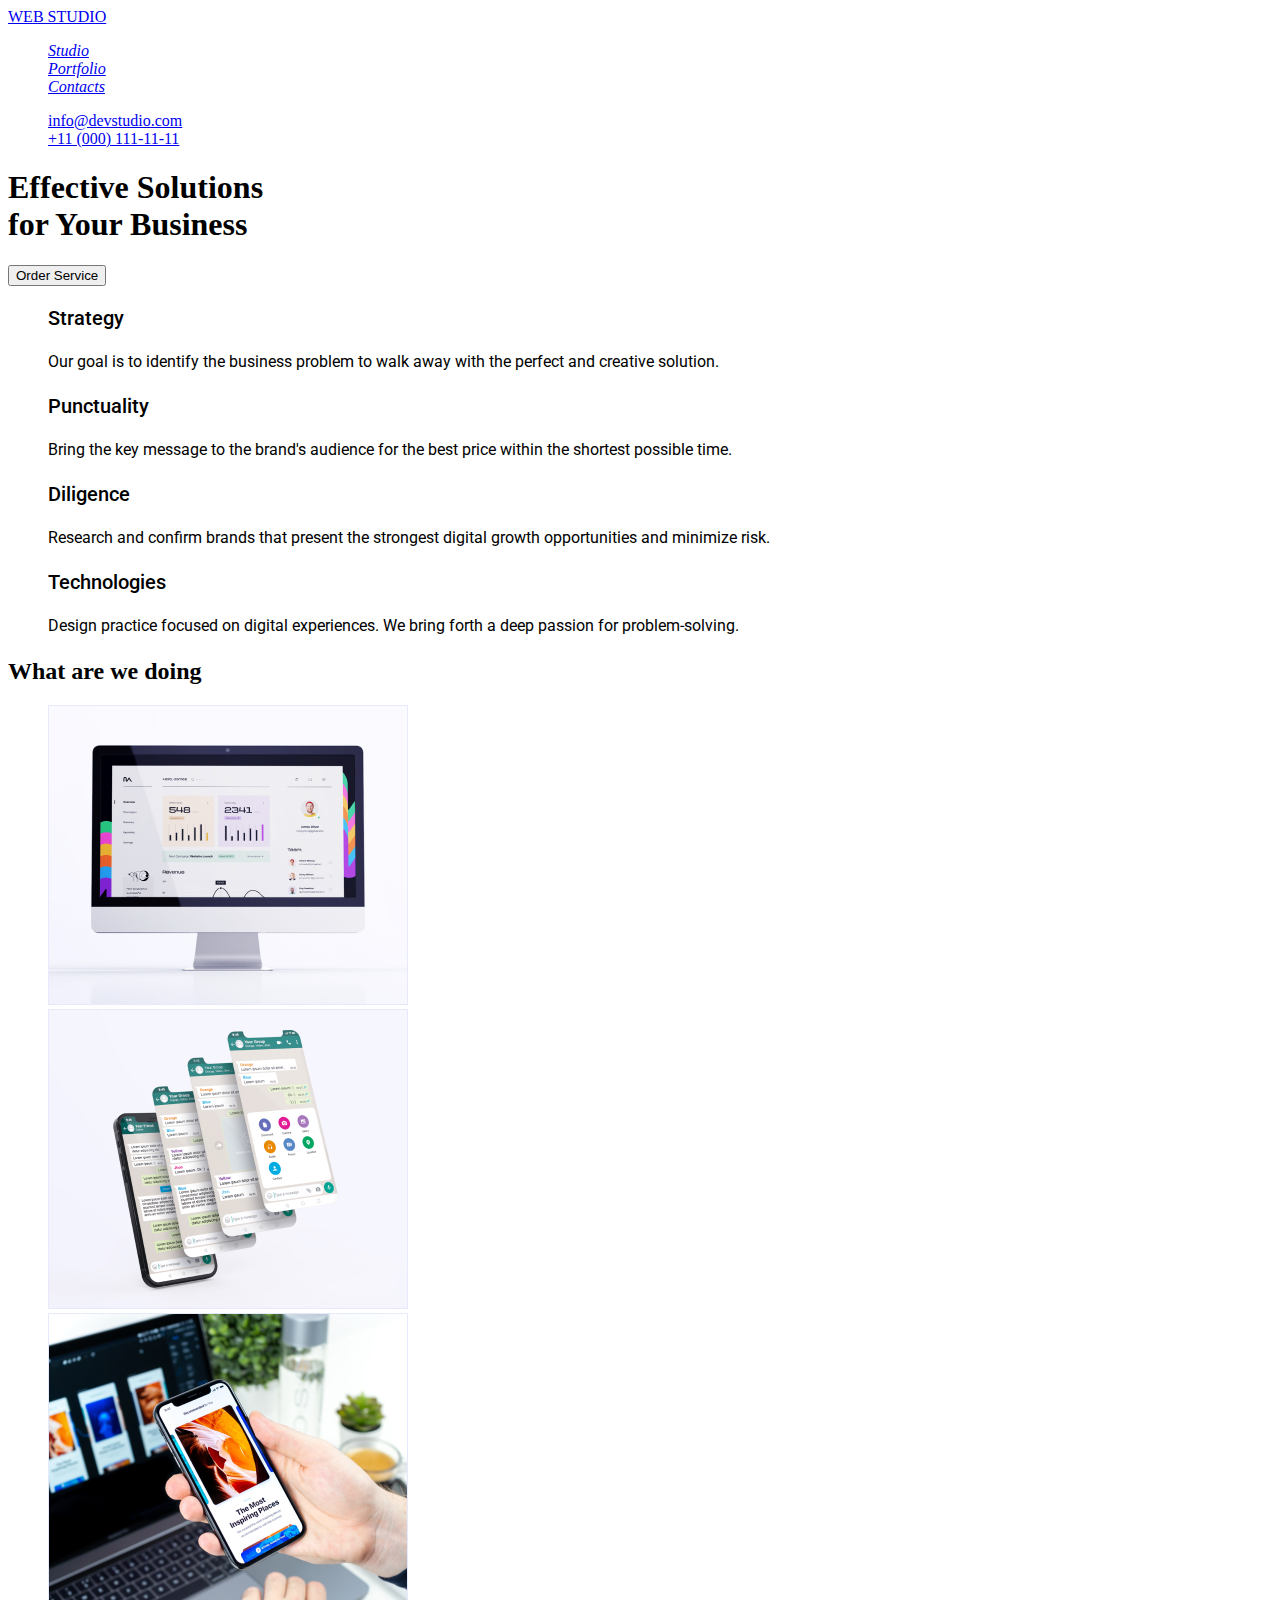
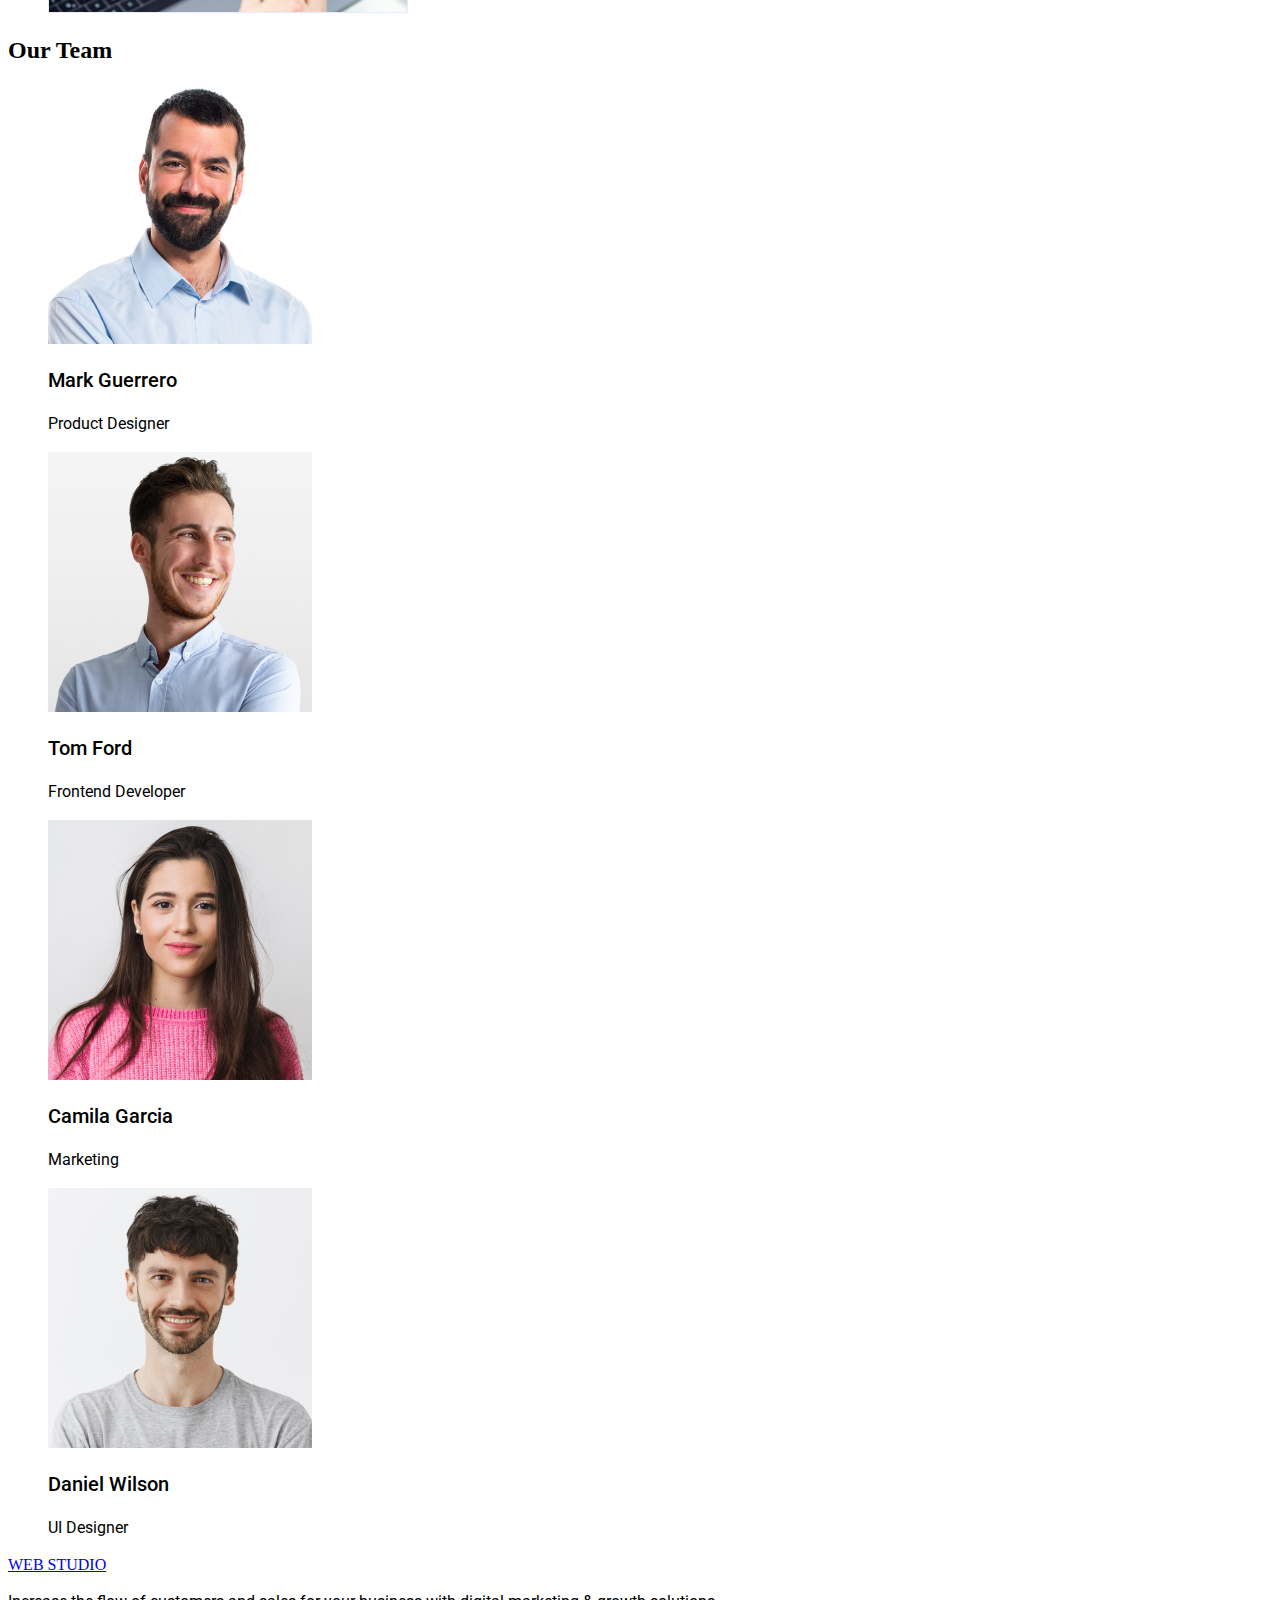
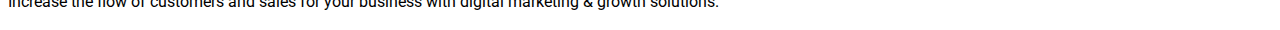
<file: index.html>
<!DOCTYPE html>
<html lang="en">
  <head>
    <meta charset="UTF-8" />
    <meta http-equiv="X-UA-Compatible" content="IE=edge" />
    <meta name="viewport" content="width=device-width, initial-scale=1.0" />
    <title>Web studio layout</title>
    <link rel="preconnect" href="https://fonts.googleapis.com">
    <link rel="preconnect" href="https://fonts.gstatic.com" crossorigin>
    <link href="https://fonts.googleapis.com/css2?family=Raleway:wght@800&family=Roboto:wght@400;700&display=swap" rel="stylesheet">
    <link rel="stylesheet" href="./css/styles.css" />
  </head>
  <body>
    <header>
      <nav>
        <a href="/">WEB STUDIO</a>
        <address>
          <ul>
            <li><a href="/">Studio</a></li>
            <li><a href="/">Portfolio</a></li>
            <li><a href="/">Contacts</a></li>
          </ul>
        </address>
      </nav>
      <ul>
        <li><a href="/">info@devstudio.com</a></li>
        <li><a href="/">+11 (000) 111-11-11</a></li>
      </ul>
    </header>
    <main>
      <section>
        <h1>
          Effective Solutions<br />
          for Your Business
        </h1>
        <button type="button">Order Service</button>
      </section>

      <section>
        <ul>
          <li>
            <h3>Strategy</h3>
            <p>
              Our goal is to identify the business problem to walk away with the
              perfect and creative solution.
            </p>
          </li>
          <li>
            <h3>Punctuality</h3>
            <p>
              Bring the key message to the brand's audience for the best price
              within the shortest possible time.
            </p>
          </li>
          <li>
            <h3>Diligence</h3>
            <p>
              Research and confirm brands that present the strongest digital
              growth opportunities and minimize risk.
            </p>
          </li>
          <li>
            <h3>Technologies</h3>
            <p>
              Design practice focused on digital experiences. We bring forth a
              deep passion for problem-solving.
            </p>
          </li>
        </ul>
      </section>

      <section>
        <h2>What are we doing</h2>
        <ul>
          <li>
            <img
              src="./images/Rectangle-71-(1).jpg"
              alt="app monitor"
              width="360"
            />
          </li>
          <li>
            <img
              src="./images/Rectangle-71-(2).jpg"
              alt="smartphone app"
              width="360"
            />
          </li>
          <li>
            <img
              src="./images/Rectangle-71-(3).jpg"
              alt="smartphone plus monutor app"
              width="360"
            />
          </li>
        </ul>
      </section>

      <section>
        <h2>Our Team</h2>
        <ul>
          <li>
            <img
              src="./images/jpg/img.jpg"
              alt="Mark Guerrero foto"
              width="264"
            />
            <h3>Mark Guerrero</h3>
            <p>Product Designer</p>
          </li>
          <li>
            <img
              src="./images/jpg/img-(1).jpg"
              alt="Tom Ford foto"
              width="264"
            />
            <h3>Tom Ford</h3>
            <p>Frontend Developer</p>
          </li>
          <li>
            <img
              src="./images/jpg/img-(2).jpg"
              alt="Camila Garcia foto"
              width="264"
            />
            <h3>Camila Garcia</h3>
            <p>Marketing</p>
          </li>
          <li>
            <img
              src="./images/jpg/img-(3).jpg"
              alt="Daniel Wilson foto"
              width="264"
            />
            <h3>Daniel Wilson</h3>
            <p>UI Designer</p>
          </li>
        </ul>
      </section>
    </main>
    <footer>
      <a href="/">WEB STUDIO</a>
      <p>
        Increase the flow of customers and sales for your business with digital
        marketing & growth solutions.
      </p>
    </footer>
  </body>
</html>
</file>
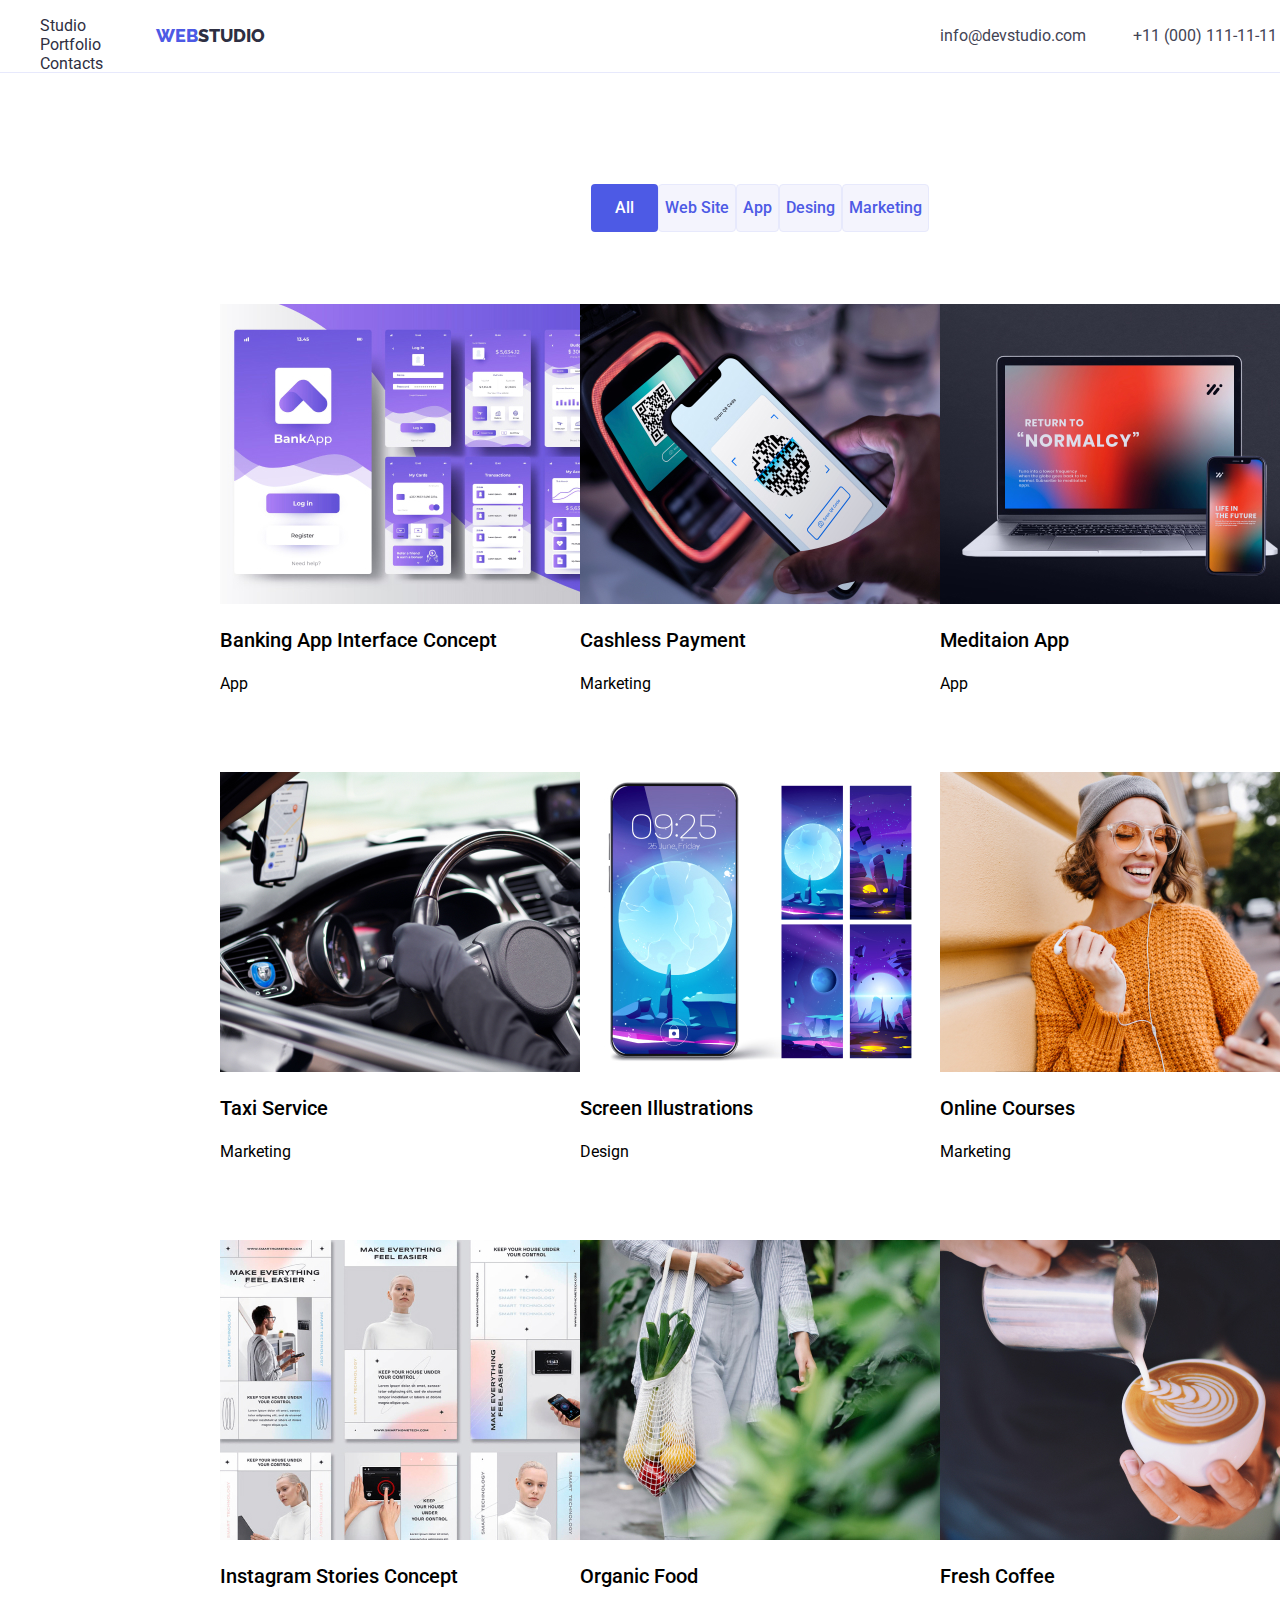
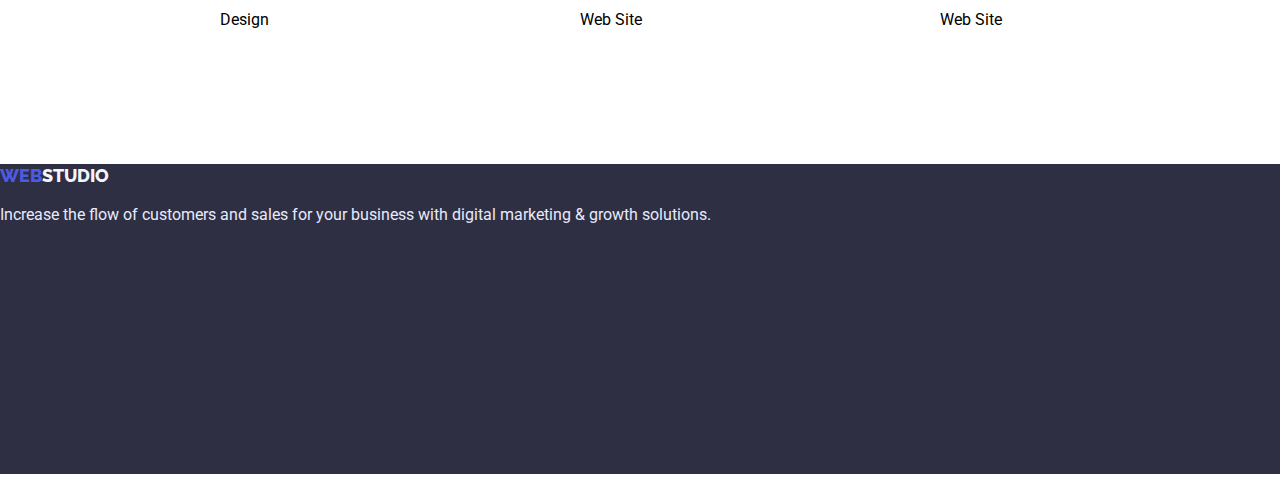
<file: portfolio.html>
<!DOCTYPE html>
<html lang="en">
<head>
    <meta charset="UTF-8">
    <meta http-equiv="X-UA-Compatible" content="IE=edge">
    <meta name="viewport" content="width=device-width, initial-scale=1.0">
    <title>Portfolio</title>
    <link href="https://fonts.googleapis.com/css2?family=Raleway:wght@800&family=Roboto:wght@400;500;700;900&display=swap" rel="stylesheet">
    <link rel="stylesheet" href="./css/styles.css">
</head>
<body class="body">
  <!--Header-->
    <header class="top-header top-line">
        <nav class="top-nav">
            <a class="logo-link" href="/"><span class="ingredient">WEB</span>STUDIO</a>
            <address class="address">
              <ul class="menu-list">
                <li><a class="menu-link studio" href="https://kateryna-vyshnevetska.github.io/project-WebStudio/index.html">Studio</a></li>
                <li><a class="menu-link portfolio" href="https://kateryna-vyshnevetska.github.io/project-WebStudio/portfolio.html">Portfolio</a></li>
                <li><a class="menu-link contakts" href="/">Contacts</a></li>
              </ul>
            </address>
        </nav>
          <ul class="link-list">
            <li><a class="contakt-link mail " href="/">info@devstudio.com</a></li>
            <li><a class="contakt-link namber " href="/">+11 (000) 111-11-11</a></li>
          </ul>
    </header>
    <!--Main-->
    <main class="main">
        <section>
         <ul class="btn-list">
            <li><button class="transition-btn btn-text all" type="button">All</button></li>
            <li><button class="transition-btn btn-text" type="button">Web Site</button></li>
            <li><button class="transition-btn btn-text" type="button">App</button></li>
            <li><button class="transition-btn btn-text" type="button">Desing</button></li>
            <li><button class="transition-btn btn-text" type="button">Marketing</button></li>
         </ul>
        </section>
        <!--Photo block-->
        <section>
         <ul class="block-photo photo-block1">
            <li>
             <img
              src="./images/img.jpg" 
              alt="Banking App Interface Concept"
              width="360"
              height="300"
             />
              <h3>Banking App Interface Concept</h3>
              <p>App</p>
            </li>
            <li>
               <img 
                src="./images/img-(13).jpg" 
                alt="Cashless Payment"
                width="360"
                height="300"
               />
                <h3>Cashless Payment</h3>
                <p>Marketing</p>
            </li>
            <li>
               <img 
                src="./images/img-(1).jpg" 
                alt="Laptop Mobile App"
                width="360"
                height="300"
               />
                <h3>Meditaion App</h3>
                <p>App</p>
            </li>
         </ul>
        </section>

        <section>
         <ul class="block-photo photo-block2">
            <li>
                <img
                 src="./images/img-(2).jpg"
                 alt="Taxi driver mobile app"
                 width="360"
                 height="300"
                />
                <h3>Taxi Service</h3>
                <p>Marketing</p>
            </li>
            <li>
               <img 
                src="./images/img-(4).jpg" 
                alt="Mobile-Screen Illustrations"
                width="360"
                height="300"
               />
                <h3>Screen Illustrations</h3>
                <p>Design</p>
            </li>
            <li>
                <img
                 src="./images/img-(5).jpg"
                 alt="The girl listens and watches the course"
                 width="360"
                 height="300"
                />
                <h3>Online Courses</h3>
                <p>Marketing</p>
            </li>
           </ul> 
        </section>

        <section>
          <ul class="block-photo photo-block3"> 
            <li>
                <img
                 src="./images/img-(6).jpg"
                 alt="Instagram Stories Concept"
                 width="360"
                 height="300"
                />
                <h3>Instagram Stories Concept</h3>
                <p>Design</p>
            </li>
            <li>
               <img 
                src="./images/img-(7).jpg" 
                alt="The girl carries vegetables and fruits in the net"
                width="360"
                height="300"
               />
                <h3>Organic Food</h3>
                <p>Web Site</p>
            </li>
            <li>
                <img
                 src="./images/img-(8).jpg"
                 alt="Barista makes coffee"
                 width="360"
                 height="300"
                />
                <h3>Fresh Coffee</h3>
                <p>Web Site</p>
            </li>
         </ul>
            
        </section>
    </main>
    <!--Footer-->
    <footer class="footer">
        <a class="logo-link-footer" href="/"><span class="ingredient">WEB</span>STUDIO</a>
      <p class="footer-text">
        Increase the flow of customers and sales for your business with digital marketing & growth solutions.
      </p>
    </footer>

</body>
</html>
</file>
<file: css/styles.css>
/* BODY*/
.body {
    background-color: #fff;
    font-family: "Roboto";
    
    width: 1440px;
    height: 2074px;

}

/* HEADER*/
.top-header {
    background: #FFFFFF;
    position: absolute;
    width: 1440px;
    height: 72px;
    left: 0px;
    top: 0px;
    
    border-bottom: 1px solid #E7E9FC;
}

    
/*WEB*/
.ingredient {
    color: #4D5AE5;
    font-family: 'Raleway';
    font-style: normal;
    font-weight: 800;
    font-size: 18px;
    line-height: 1.3;
}
.ingredient:hover,
.ingredient:focus {
    color: #404BBF;
}

/* Menu Nav */
.top-nav {
    display: flex;

}

/* Logo */
.logo-link {
    color: #2E2F42;
    font-family: 'Raleway';
    font-style: normal;
    font-weight: 800;
    font-size: 18px;
    line-height: 1.3;
    text-decoration: none;

    position: absolute;
    width: 115px;
    height: 24px;
    left: 156px;
    top: 24px;
    
}

.menu-link {
    color:#2E2F42;
    font-family: 'Roboto';
    font-style: normal;
    text-decoration: none;
}
.menu-link:hover,
.menu-link:focus {
    color: #404BBF;
}


/*LINK*/

.link-list {
    display: flex;
    font-style: normal;
    flex-direction: row-reverse;
    

}

.mail {
    position: absolute;
    width: 153px;
    height: 24px;
    left: 940px;
    top: 24px;
}
.namber {
    position: absolute;
    width: 151px;
    height: 24px;
    left: 1133px;
    top: 24px;
}

.contakt-link {
    color: #434455;
    font-family: 'Roboto';
    font-style: normal;
    font-weight: 400;
    font-size: 16px;
    line-height: 1.5;
    text-decoration: none;
}
.contakt-link:hover,
.contakt-link:focus {
    color: #404BBF;
}


/*MAIN*/
.main {
    background: #E5E5E5;
    font-family: sans-serif;
}

/*BTN*/

.btn-list {
    display: flex;
    justify-content: center;

    position: absolute;
    width: 586px;
    height: 48px;
    left: 427px;
    top: 168px;

    
}

.transition-btn {
    background: #F4F4FD;
    border: 1px solid #E7E9FC;
    height: 48px;
    border-radius: 4px;
    cursor: pointer;
    
}

.btn-text {
    color: #4D5AE5;
    font-family: 'Roboto';
    font-style: normal;
    font-weight: 500;
    font-size: 16px;
    line-height: 1.5;
}

.all {
  color: #fff;
  background: #4D5AE5;
  border: none;
  display: flex;
  flex-direction: row;
  align-items: flex-start;
  height: 48px;
  padding: 12px 24px;
  border-radius: 4px;
}
.all:hover,
.all:focus {
   background: #404BBF;
}

/*Photo block*/
h3 {
    font-family: 'Roboto';
    font-style: normal;
    font-weight: 500;
    font-size: 20px;
    line-height: 1.2;
}
p {
    font-family: 'Roboto';
    font-style: normal;
    font-weight: 400;
    font-size: 16px;
    line-height: 1.5;
}

.block-photo {
    justify-content: center;
    display: flex
}
.photo-block1 {
    position: absolute;
    width: 1128px;
    height: 420px;
    left: 156px;
    top: 288px;

}
.photo-block2 {
    position: absolute;
    width: 1128px;
    height: 420px;
    left: 156px;
    top: 756px;

}
.photo-block3 {
    position: absolute;
    width: 1128px;
    height: 420px;
    left: 156px;
    top: 1224px;
}

ul {
    list-style-type: none;
}

/*FOOTER*/
.footer {
    background: #2E2F42;
    font-family: sans-serif;
    position: absolute;
    width: 1440px;
    height: 310px;
    left: 0px;
    top: 1764px;

}

.logo-link-footer {
    color: #F4F4FD;;
    font-family: 'Raleway';
    font-style: normal;
    font-weight: 800;
    font-size: 18px;
    line-height: 1.1;
    text-decoration: none;
}
.footer-text {
    color: #E7E9FC;;
    font-family: 'Roboto';
    font-style: normal;
    font-weight: 400;
    font-size: 16px;
    line-height: 1.5;
}
</file>
